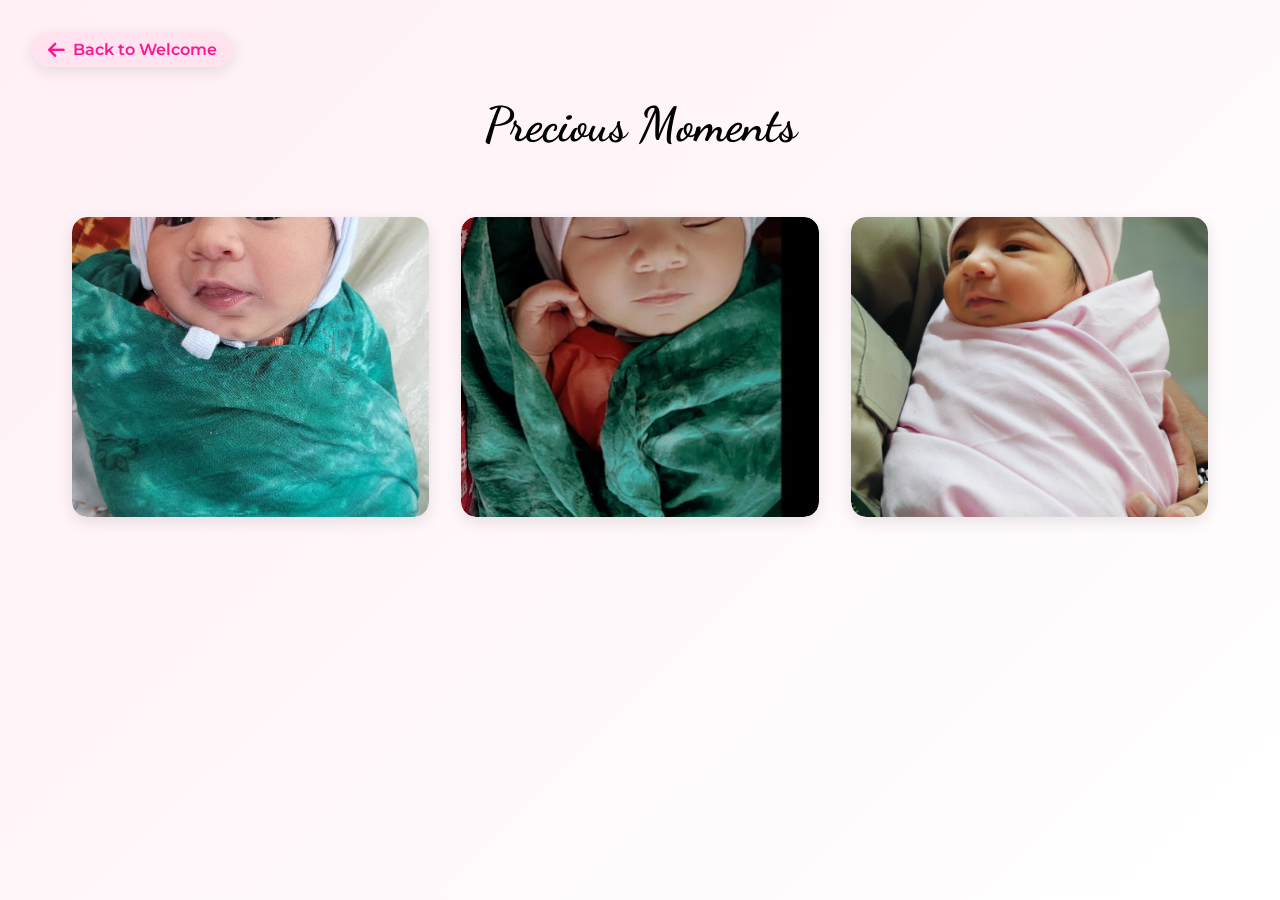
<file: gallery.html>
<!DOCTYPE html>
<html lang="en">
<head>
    <meta charset="UTF-8">
    <meta name="viewport" content="width=device-width, initial-scale=1.0">
    <title>Precious Moments - Little Princess</title>
    <link rel="stylesheet" href="css/styles.css">
    <link href="https://fonts.googleapis.com/css2?family=Dancing+Script:wght@400;700&family=Great+Vibes&family=Montserrat:wght@300;400;600&family=Playfair+Display:wght@400;700&display=swap" rel="stylesheet">
    <link rel="stylesheet" href="https://cdnjs.cloudflare.com/ajax/libs/font-awesome/6.0.0/css/all.min.css">
</head>
<body>
    <div class="container">
        <div class="photo-gallery">
            <div class="back-button">
                <a href="index.html">
                    <i class="fas fa-arrow-left"></i>
                    <span>Back to Welcome</span>
                </a>
            </div>
            <h2 class="section-title">Precious Moments</h2>
            <div class="photo-grid">
                <div class="photo-card">
                    <div class="photo-wrapper">
                        <img src="images/baby1.jpg" alt="Baby's First Photo" onerror="this.src='https://via.placeholder.com/300x300?text=Baby+Photo'">
                    </div>
                    <div class="photo-overlay">
                        <h3 class="photo-label">First Glimpse</h3>
                        <p class="photo-description">Our precious little one's first moments in this world</p>
                    </div>
                </div>
                <div class="photo-card">
                    <div class="photo-wrapper">
                        <img src="images/baby3.jpg" alt="Baby's Second Photo" onerror="this.src='https://via.placeholder.com/300x300?text=Baby+Photo'">
                    </div>
                    <div class="photo-overlay">
                        <h3 class="photo-label">Sweet Dreams</h3>
                        <p class="photo-description">Sleeping peacefully</p>
                    </div>
                </div>
                <div class="photo-card">
                    <div class="photo-wrapper">
                        <img src="images/baby2.jpg" alt="Baby's Third Photo" onerror="this.src='https://via.placeholder.com/300x300?text=Baby+Photo'">
                    </div>
                    <div class="photo-overlay">
                        <h3 class="photo-label">Family Love</h3>
                        <p class="photo-description">Surrounded by love and warmth</p>
                    </div>
                </div>
            </div>
        </div>
    </div>

    <!-- Add celebration particles script -->
    <script src="js/script.js"></script>
</body>
</html>
</file>
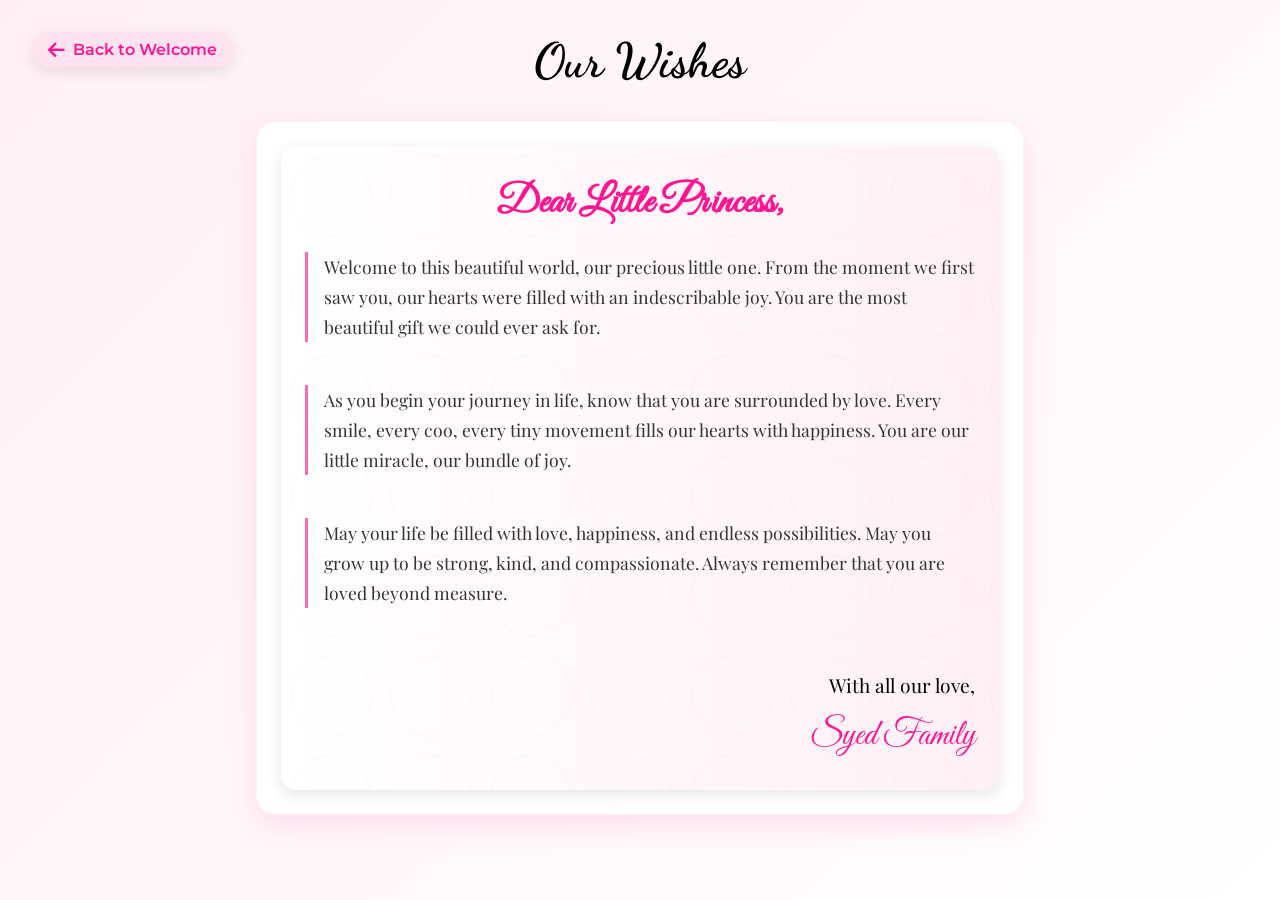
<file: wishes.html>
<!DOCTYPE html>
<html lang="en">
<head>
    <meta charset="UTF-8">
    <meta name="viewport" content="width=device-width, initial-scale=1.0">
    <title>Our Wishes - Little Princess</title>
    <link rel="stylesheet" href="css/styles.css">
    <link href="https://fonts.googleapis.com/css2?family=Dancing+Script:wght@400;700&family=Great+Vibes&family=Montserrat:wght@300;400;600&family=Playfair+Display:wght@400;700&display=swap" rel="stylesheet">
    <link rel="stylesheet" href="https://cdnjs.cloudflare.com/ajax/libs/font-awesome/6.0.0/css/all.min.css">
</head>
<body>
    <div class="container">
        <div class="wishes-section">
            <div class="back-button">
                <a href="index.html">
                    <i class="fas fa-arrow-left"></i>
                    <span>Back to Welcome</span>
                </a>
            </div>
            <div class="wishes-header">
                <h2 class="section-title">Our Wishes</h2>
            </div>
            <div class="letter-container">
                <div class="letter">
                    <div class="letter-content">
                        <h2 class="letter-greeting">Dear Little Princess,</h2>
                        <div class="letter-text-container">
                            <p class="letter-text">Welcome to this beautiful world, our precious little one. From the moment we first saw you, our hearts were filled with an indescribable joy. You are the most beautiful gift we could ever ask for.</p>
                            <p class="letter-text">As you begin your journey in life, know that you are surrounded by love. Every smile, every coo, every tiny movement fills our hearts with happiness. You are our little miracle, our bundle of joy.</p>
                            <p class="letter-text">May your life be filled with love, happiness, and endless possibilities. May you grow up to be strong, kind, and compassionate. Always remember that you are loved beyond measure.</p>
                        </div>
                        <div class="letter-closing-container">
                            <p class="letter-closing">With all our love,</p>
                            <p class="letter-signature">Syed Family</p>
                        </div>
                    </div>
                </div>
            </div>
        </div>
    </div>
    
    <!-- Add celebration particles script -->
    <script src="js/script.js"></script>
</body>
</html>
</file>
<file: css/styles.css>
* {
    margin: 0;
    padding: 0;
    box-sizing: border-box;
}

:root {
    --primary-color: #ff69b4;
    --secondary-color: #ffb6c1;
    --accent-color: #ff1493;
    --text-color: #333;
    --light-pink: #fff0f5;
    --gradient-start: #ff69b4;
    --gradient-end: #ffb6c1;
}

body {
    margin: 0;
    padding: 0;
    font-family: 'Montserrat', sans-serif;
    background: linear-gradient(135deg, var(--light-pink), #fff);
    min-height: 100vh;
    overflow-x: hidden;
    position: relative;
}

/* Stars Background */
.stars, .twinkling {
    position: fixed;
    top: 0;
    left: 0;
    right: 0;
    bottom: 0;
    width: 100%;
    height: 100%;
    display: block;
    z-index: -1;
}

.stars {
    background: #000 url('https://www.transparenttextures.com/patterns/stardust.png') repeat;
    animation: moveStars 200s linear infinite;
}

.twinkling {
    background: transparent url('https://www.transparenttextures.com/patterns/twinkle.png') repeat;
    animation: moveTwinkling 100s linear infinite;
}

/* Sections */
.section {
    min-height: 100vh;
    padding: 4rem 2rem;
    display: flex;
    flex-direction: column;
    align-items: center;
    justify-content: center;
}

.section-title {
    font-family: 'Dancing Script', cursive;
    font-size: 3rem;
    color: var(--secondary-color)#333;
    margin-bottom: 2rem;
    text-align: center;
}

/* Welcome Section */
.welcome-content {
    text-align: center;
    max-width: 800px;
    margin: 0 auto;
}

.welcome-header {
    margin-bottom: 3rem;
    position: relative;
}

.title {
    font-family: 'Playfair Display', serif;
    font-size: 4rem;
    color: #333;
    margin-bottom: 1rem;
    text-shadow: 2px 2px 4px rgba(0, 0, 0, 0.1);
}

.subtitle {
    font-family: 'Dancing Script', cursive;
    font-size: 5rem;
    color: var(--secondary-color);
    margin-bottom: 2rem;
    text-shadow: 2px 2px 4px rgba(0, 0, 0, 0.1);
    /* color: #000; */
}

/* Improved Main Page Layout */
.summary-content {
    display: flex;
    align-items: center;
    justify-content: center;
    gap: 2rem;
    padding: 1.5rem;
    background: rgba(255, 255, 255, 0.7);
    border-radius: 15px;
    box-shadow: 0 5px 15px rgba(255, 105, 180, 0.1);
    margin-bottom: 2rem;
    flex-wrap: wrap;
}

.baby-icon {
    background: linear-gradient(135deg, var(--gradient-start), var(--gradient-end));
    width: 80px;
    height: 80px;
    border-radius: 50%;
    display: flex;
    align-items: center;
    justify-content: center;
    box-shadow: 0 5px 15px rgba(255, 105, 180, 0.3);
    animation: pulse 2s infinite;
}

.baby-icon i {
    font-size: 2.5rem;
    color: white;
}

.birth-details {
    display: flex;
    flex-direction: column;
    gap: 0.8rem;
}

.detail-item {
    display: flex;
    align-items: baseline;
    gap: 0.5rem;
    font-family: 'Montserrat', sans-serif;
}

.detail-label {
    font-weight: 600;
    color: var(--accent-color);
    font-size: 1.1rem;
}

.detail-value {
    font-size: 1.2rem;
    color: var(--text-color);
    font-weight: 500;
}

/* Blessings Section */
.blessings {
    display: flex;
    justify-content: center;
    gap: 2rem;
    margin: 3rem 0;
    flex-wrap: wrap;
}

.blessing-card {
    background: var(--accent-color);
    padding: 2rem;
    border-radius: 15px;
    text-align: center;
    max-width: 300px;
    transition: all 0.3s ease;
    position: relative;
    overflow: hidden;
}

.blessing-card:hover {
    transform: translateY(-5px);
    box-shadow: 0 10px 20px rgba(0, 0, 0, 0.1);
}

.blessing-card i {
    font-size: 2.5rem;
    color: var(--primary-color);
    margin-bottom: 1rem;
}

.blessing-card p {
    font-family: 'Dancing Script', cursive;
    font-size: 1.3rem;
    color: var(--secondary-color);
    line-height: 1.5;
}

/* Gallery Section */
.gallery-section {
    background: rgba(255, 255, 255, 0.9);
}

.photo-grid {
    display: grid;
    grid-template-columns: repeat(auto-fit, minmax(300px, 1fr));
    gap: 2rem;
    padding: 2rem;
    max-width: 1200px;
    margin: 0 auto;
}

.photo-wrapper {
    position: relative;
    width: 100%;
    height: 300px;
    overflow: hidden;
    border-radius: 15px;
    box-shadow: 0 10px 20px rgba(0, 0, 0, 0.1);
}

.photo-wrapper img {
    width: 100%;
    height: 100%;
    object-fit: cover;
    transition: transform 0.5s ease;
}

.photo-card:hover .photo-wrapper img {
    transform: scale(1.1);
}

.photo-card {
    position: relative;
    border-radius: 15px;
    overflow: hidden;
    cursor: pointer;
    transition: transform 0.3s ease, box-shadow 0.3s ease;
    box-shadow: 0 5px 15px rgba(0, 0, 0, 0.1);
}

.photo-card:hover {
    transform: translateY(-10px) scale(1.02);
    box-shadow: 0 12px 25px rgba(255, 105, 180, 0.3);
}

.photo-card img {
    width: 100%;
    height: 100%;
    object-fit: cover;
    display: block;
    transition: transform 0.3s ease;
}

.photo-card:hover img {
    transform: scale(1.1);
}

.photo-overlay {
    position: absolute;
    bottom: 0;
    left: 0;
    right: 0;
    background: linear-gradient(to top, rgba(0, 0, 0, 0.8), transparent);
    padding: 2rem;
    transform: translateY(100%);
    transition: transform 0.5s ease;
}

.photo-card:hover .photo-overlay {
    transform: translateY(0);
}

.photo-label {
    font-family: 'Great Vibes', cursive;
    font-size: 2rem;
    color: white;
    margin-bottom: 0.5rem;
}

.photo-description {
    font-family: 'Montserrat', sans-serif;
    font-size: 1.1rem;
    color: rgba(255, 255, 255, 0.9);
}

/* Wishes Section */
.wishes-container {
    display: grid;
    grid-template-columns: repeat(auto-fit, minmax(300px, 1fr));
    gap: 2rem;
    width: 100%;
    max-width: 1200px;
    margin: 0 auto;
}

.wish-card {
    background: white;
    padding: 2rem;
    border-radius: 15px;
    box-shadow: 0 10px 20px rgba(0, 0, 0, 0.1);
    transition: transform 0.3s ease;
}

.wish-card:hover {
    transform: translateY(-10px);
}

.wish-text {
    font-size: 1.2rem;
    margin-bottom: 1rem;
    font-style: italic;
}

.wish-author {
    text-align: right;
    color: var(--primary-color);
    font-weight: bold;
}

.add-wish {
    margin-top: 2rem;
    width: 100%;
    max-width: 600px;
}

.add-wish textarea,
.add-wish input {
    width: 100%;
    padding: 1rem;
    margin-bottom: 1rem;
    border: 2px solid var(--primary-color);
    border-radius: 10px;
    font-family: inherit;
}

.submit-btn {
    background: var(--primary-color);
    color: white;
    border: none;
    padding: 1rem 2rem;
    border-radius: 25px;
    cursor: pointer;
    transition: all 0.3s ease;
}

.submit-btn:hover {
    background: var(--secondary-color);
    transform: scale(1.05);
}

/* Animations */
@keyframes moveStars {
    from { background-position: 0 0; }
    to { background-position: -10000px 5000px; }
}

@keyframes moveTwinkling {
    from { background-position: 0 0; }
    to { background-position: -10000px 5000px; }
}

@keyframes fadeInDown {
    to {
        opacity: 1;
        transform: translateY(0);
    }
}

@keyframes scaleIn {
    to {
        opacity: 1;
        transform: scale(1);
    }
}

/* Floating Hearts */
.floating-hearts {
    position: fixed;
    top: 0;
    left: 0;
    width: 100%;
    height: 100%;
    pointer-events: none;
    z-index: -1;
}

.heart {
    position: absolute;
    width: 20px;
    height: 20px;
    background: var(--primary-color);
    transform: rotate(45deg);
    animation: floatHeart 15s linear infinite;
}

.heart:before,
.heart:after {
    content: '';
    width: 20px;
    height: 20px;
    background: var(--primary-color);
    border-radius: 50%;
    position: absolute;
}

.heart:before {
    left: -10px;
}

.heart:after {
    top: -10px;
}

@keyframes floatHeart {
    0% {
        transform: rotate(45deg) translateY(100vh) scale(0);
        opacity: 0;
    }
    20% {
        opacity: 1;
    }
    100% {
        transform: rotate(45deg) translateY(-100px) scale(1);
        opacity: 0;
    }
}

/* Navigation Cards */
.navigation-section {
    padding: 2rem;
}

.navigation-cards {
    display: flex;
    justify-content: center;
    gap: 2rem;
    margin-top: 2rem;
}

.nav-card {
    background: white;
    padding: 2rem;
    border-radius: 15px;
    box-shadow: 0 10px 20px rgba(0, 0, 0, 0.1);
    text-align: center;
    cursor: pointer;
    transition: all 0.3s ease;
    width: 200px;
}

.nav-card:hover {
    transform: translateY(-10px);
    background: var(--accent-color);
}

.nav-card i {
    font-size: 2.5rem;
    color: var(--primary-color);
    margin-bottom: 1rem;
}

.nav-card h3 {
    font-family: 'Dancing Script', cursive;
    color: var(--secondary-color);
    font-size: 1.5rem;
}

/* Back Button */
.back-button {
    position: fixed;
    top: 2rem;
    left: 2rem;
    z-index: 100;
}

.back-button a {
    display: flex;
    align-items: center;
    gap: 0.5rem;
    padding: 1rem 2rem;
    background: var(--primary-color);
    color: white;
    border-radius: 50px;
    text-decoration: none;
    font-family: 'Montserrat', sans-serif;
    font-weight: 600;
    transition: all 0.3s ease;
    box-shadow: 0 4px 15px rgba(0, 0, 0, 0.1);
}

.back-button a:hover {
    transform: translateX(-5px);
    background: var(--secondary-color);
}

.back-button i {
    font-size: 1.2rem;
}

/* Section Visibility */
.hidden {
    display: none;
}

/* Adjust Wishes Container */
.wishes-container {
    max-width: 600px;
    margin: 0 auto;
}

/* Main Card */
.main-card {
    background: rgba(255, 255, 255, 0.95);
    border-radius: 20px;
    box-shadow: 0 10px 30px rgba(255, 105, 180, 0.2);
    padding: 2rem;
    margin: 2rem auto;
    max-width: 800px;
    position: relative;
    z-index: 2;
    backdrop-filter: blur(10px);
    border: 1px solid rgba(255, 105, 180, 0.1);
    animation: fadeIn 1s ease-out;
}

@keyframes fadeIn {
    from {
        opacity: 0;
        transform: translateY(20px);
    }
    to {
        opacity: 1;
        transform: translateY(0);
    }
}

.card-header {
    background: linear-gradient(135deg, var(--gradient-start), var(--gradient-end));
    padding: 2rem;
    border-radius: 15px;
    text-align: center;
    margin-bottom: 2rem;
    position: relative;
    overflow: hidden;
}

.card-header::before {
    display: none;
}

.card-header .title {
    font-family: 'Great Vibes', cursive;
    font-size: 3.5rem;
    margin-bottom: 0.5rem;
    text-shadow: 2px 2px 4px rgba(0, 0, 0, 0.2);
}

.card-header .subtitle {
    font-family: 'Dancing Script', cursive;
    font-size: 2.5rem;
    opacity: 0.9;
}

.card-content {
    padding: 2rem;
}

/* Summary Section */
.summary-section {
    display: flex;
    align-items: center;
    gap: 2rem;
    padding: 2rem;
    background: var(--accent-color);
    border-radius: 20px;
    margin-bottom: 2rem;
}

.summary-icon {
    background: white;
    width: 80px;
    height: 80px;
    border-radius: 50%;
    display: flex;
    align-items: center;
    justify-content: center;
    box-shadow: 0 5px 15px rgba(0, 0, 0, 0.1);
}

.summary-icon i {
    font-size: 2.5rem;
    color: var(--primary-color);
}

.summary-details h3 {
    font-family: 'Great Vibes', cursive;
    font-size: 2rem;
    color: var(--primary-color);
    margin-bottom: 0.5rem;
}

.summary-details p {
    font-family: 'Montserrat', sans-serif;
    font-size: 1.2rem;
    color: var(--text-color);
    margin: 0.3rem 0;
}

/* Navigation Buttons */
.navigation-buttons {
    display: flex;
    justify-content: center;
    gap: 2rem;
    margin-top: 2rem;
}

.nav-button {
    background: linear-gradient(135deg, var(--gradient-start), var(--gradient-end));
    color: white;
    padding: 1rem 2rem;
    border-radius: 50px;
    text-decoration: none;
    font-weight: 600;
    transition: all 0.3s ease;
    display: flex;
    align-items: center;
    gap: 0.5rem;
    box-shadow: 0 4px 15px rgba(255, 105, 180, 0.3);
    animation: bounce 2s infinite;
}

@keyframes bounce {
    0%, 100% {
        transform: translateY(0);
    }
    50% {
        transform: translateY(-5px);
    }
}

.nav-button:hover {
    transform: translateY(-3px);
    box-shadow: 0 6px 20px rgba(255, 105, 180, 0.4);
}

/* Page-specific styles */
.welcome-section {
    min-height: 100vh;
    display: flex;
    flex-direction: column;
    justify-content: center;
    align-items: center;
    padding: 2rem;
}

.photo-gallery {
    min-height: 100vh;
    padding: 6rem 2rem 2rem;
}

.wishes-section {
    padding: 2rem;
    max-width: 800px;
    margin: 0 auto;
    position: relative;
    z-index: 2;
}

.letter-container {
    background: rgba(255, 255, 255, 0.95);
    border-radius: 20px;
    padding: 2rem;
    box-shadow: 0 10px 30px rgba(255, 105, 180, 0.2);
    backdrop-filter: blur(10px);
    border: 1px solid rgba(255, 105, 180, 0.1);
    animation: slideIn 1s ease-out;
}

@keyframes slideIn {
    from {
        opacity: 0;
        transform: translateX(-20px);
    }
    to {
        opacity: 1;
        transform: translateX(0);
    }
}

.letter {
    background: linear-gradient(to right, #fff, var(--light-pink));
    padding: 2rem;
    border-radius: 15px;
    box-shadow: 0 5px 15px rgba(0, 0, 0, 0.1);
    position: relative;
    overflow: hidden;
}

.letter::before {
    content: '';
    position: absolute;
    top: 0;
    left: 0;
    width: 100%;
    height: 100%;
    background: url('data:image/svg+xml,<svg xmlns="http://www.w3.org/2000/svg" width="100" height="100" viewBox="0 0 100 100"><circle cx="50" cy="50" r="40" fill="none" stroke="%23ff69b4" stroke-width="1" stroke-dasharray="5,5"/></svg>');
    opacity: 0.1;
    animation: rotate 20s linear infinite;
}

.letter-greeting {
    font-family: 'Great Vibes', cursive;
    color: var(--accent-color);
    font-size: 2.5rem;
    margin-bottom: 2rem;
    text-align: center;
    animation: fadeIn 1s ease-out;
}

.letter-text {
    font-family: 'Playfair Display', serif;
    font-size: 1.2rem;
    line-height: 1.8;
    color: var(--text-color);
    margin-bottom: 1.5rem;
    position: relative;
    padding-left: 1rem;
    border-left: 3px solid var(--primary-color);
    animation: fadeIn 1s ease-out 0.3s backwards;
}

.letter-closing-container {
    text-align: right;
    margin-top: 2rem;
    animation: fadeIn 1s ease-out 0.6s backwards;
}

.letter-signature {
    font-family: 'Dancing Script', cursive;
    font-size: 2rem;
    color: var(--accent-color);
    margin-top: 1rem;
}

/* Improved Wishes Page Layout */
.wishes-header {
    text-align: center;
    margin-bottom: 1.5rem;
}

.wishes-section {
    padding: 2rem 1rem;
}

.letter-container {
    margin: 0 auto;
    padding: 1.5rem;
}

.letter {
    padding: 2rem 1.5rem;
}

.letter-greeting {
    margin-bottom: 1.5rem;
}

.letter-text-container {
    display: flex;
    flex-direction: column;
    gap: 1.2rem;
}

.letter-text {
    padding-left: 1rem;
    font-size: 1.1rem;
    line-height: 1.7;
}

.letter-closing-container {
    margin-top: 2.5rem;
    text-align: right;
}

.letter-closing {
    font-family: 'Playfair Display', serif;
    font-size: 1.2rem;
    margin-bottom: 0.5rem;
}

.letter-signature {
    font-family: 'Great Vibes', cursive;
    font-size: 2.2rem;
    color: var(--accent-color);
}

/* Navigation Buttons Enhancement */
.nav-buttons {
    display: flex;
    justify-content: center;
    gap: 1rem;
    margin-top: 2rem;
}

.nav-button {
    background: linear-gradient(135deg, var(--gradient-start), var(--gradient-end));
    color: white;
    padding: 1rem 2rem;
    border-radius: 50px;
    text-decoration: none;
    font-weight: 600;
    transition: all 0.3s ease;
    display: flex;
    align-items: center;
    gap: 0.5rem;
    box-shadow: 0 4px 15px rgba(255, 105, 180, 0.3);
    animation: bounce 2s infinite;
}

@keyframes bounce {
    0%, 100% {
        transform: translateY(0);
    }
    50% {
        transform: translateY(-5px);
    }
}

.nav-button:hover {
    transform: translateY(-3px);
    box-shadow: 0 6px 20px rgba(255, 105, 180, 0.4);
}

/* Back Button Enhancement */
.back-button {
    margin-bottom: 2rem;
}

.back-button a {
    display: inline-flex;
    align-items: center;
    gap: 0.5rem;
    color: var(--accent-color);
    text-decoration: none;
    font-weight: 600;
    transition: all 0.3s ease;
    padding: 0.5rem 1rem;
    border-radius: 50px;
    background: rgba(255, 105, 180, 0.1);
}

.back-button a:hover {
    background: rgba(255, 105, 180, 0.2);
    transform: translateX(-5px);
}

/* Responsive Design */
@media (max-width: 768px) {
    /* General mobile improvements */
    body {
        background: linear-gradient(145deg, var(--light-pink), #fff);
    }
    
    .container {
        padding: 0;
    }
    
    /* Make cards fit better on mobile */
    .main-card, .wishes-section, .letter-container {
        margin: 1rem;
        padding: 1rem;
        border-radius: 15px;
        box-shadow: 0 5px 20px rgba(255, 105, 180, 0.3);
    }
    
    /* Header improvements for mobile */
    .card-header {
        padding: 1.5rem 1rem;
        border-radius: 10px;
        margin-bottom: 1.5rem;
    }
    
    .card-header .title {
        font-size: 2.2rem;
        line-height: 1.2;
    }
    
    .card-header .subtitle {
        font-size: 1.8rem;
    }
    
    /* Photo gallery mobile improvements */
    .photo-gallery {
        padding: 0 0 2rem;
    }
    
    .photo-grid {
        grid-template-columns: 1fr;
        gap: 1.5rem;
        padding: 1rem;
    }
    
    .photo-card {
        margin-bottom: 0;
        transform: none !important;
        box-shadow: 0 8px 25px rgba(255, 105, 180, 0.2);
    }
    
    .photo-wrapper {
        height: auto;
        max-height: 350px;
    }
    
    .photo-overlay {
        position: relative;
        transform: translateY(0);
        background: white;
        color: var(--text-color);
        padding: 1rem;
        border-radius: 0 0 15px 15px;
        border-top: 3px solid var(--primary-color);
    }
    
    .photo-label {
        color: var(--accent-color);
        font-size: 1.8rem;
        text-align: center;
        margin-bottom: 0.5rem;
    }
    
    .photo-description {
        color: var(--text-color);
        text-align: center;
        font-size: 1rem;
    }
    
    .section-title {
        font-size: 2.5rem;
        margin: 1rem 0 1.5rem;
        text-align: center;
        color: var(--accent-color);
    }
    
    .back-button {
        position: relative;
        top: 0;
        left: 0;
        margin: 1rem;
    }
}

/* Celebration Particles */
.particles {
    position: fixed;
    top: 0;
    left: 0;
    width: 100%;
    height: 100%;
    pointer-events: none;
    z-index: 1;
    overflow: hidden;
}

.particle {
    position: absolute;
    width: 8px;
    height: 8px;
    background: var(--primary-color);
    border-radius: 50%;
    opacity: 0.6;
    animation: fall 8s linear infinite;
    transform: translateY(-100vh);
}

@keyframes fall {
    0% {
        transform: translateY(-100vh) translateX(0);
        opacity: 0;
    }
    10% {
        opacity: 0.8;
    }
    90% {
        opacity: 0.8;
    }
    100% {
        transform: translateY(100vh) translateX(100px);
        opacity: 0;
    }
}

/* Ensure content stays above particles */
.main-card, .wishes-section, .gallery-section {
    position: relative;
    z-index: 2;
}

/* Fullscreen Modal for Gallery */
.modal {
    display: none;
    position: fixed;
    top: 0;
    left: 0;
    width: 100%;
    height: 100%;
    background-color: rgba(0, 0, 0, 0.9);
    z-index: 1000;
    justify-content: center;
    align-items: center;
    opacity: 0;
    transition: opacity 0.3s ease;
}

.modal.show {
    display: flex;
    opacity: 1;
}

.modal-content {
    position: relative;
    max-width: 90%;
    max-height: 90vh;
    margin: auto;
    display: flex;
    flex-direction: column;
    transition: transform 0.3s ease;
    transform: scale(0.95);
    animation: scaleIn 0.3s forwards;
}

@keyframes scaleIn {
    to {
        transform: scale(1);
    }
}

.modal-content img {
    max-width: 100%;
    max-height: 70vh;
    object-fit: contain;
    border-radius: 10px;
    box-shadow: 0 5px 20px rgba(0, 0, 0, 0.3);
}

.modal-caption {
    background: linear-gradient(135deg, var(--gradient-start), var(--gradient-end));
    color: white;
    padding: 15px 20px;
    border-radius: 0 0 10px 10px;
    margin-top: -5px;
    text-align: center;
}

.modal-caption h3 {
    font-family: 'Great Vibes', cursive;
    font-size: 2.5rem;
    margin-bottom: 10px;
}

.modal-caption p {
    font-family: 'Montserrat', sans-serif;
    font-size: 1.1rem;
    line-height: 1.5;
}

.close {
    position: absolute;
    top: -40px;
    right: 0;
    color: white;
    font-size: 35px;
    font-weight: bold;
    cursor: pointer;
    z-index: 1001;
    transition: transform 0.3s ease;
}

.close:hover {
    transform: rotate(90deg);
}

/* Mobile-specific Adjustments */
@media (max-width: 768px) {
    .modal-content {
        max-width: 95%;
    }
    
    .modal-content img {
        max-height: 60vh;
    }
    
    .modal-caption {
        padding: 10px;
    }
    
    .modal-caption h3 {
        font-size: 1.8rem;
    }
    
    .modal-caption p {
        font-size: 0.9rem;
    }
    
    .close {
        top: -30px;
        right: 0;
        font-size: 30px;
    }
}

/* Enhanced Animations and Effects */
.photo-wrapper::after {
    content: '';
    position: absolute;
    top: 0;
    left: 0;
    width: 100%;
    height: 100%;
    background: radial-gradient(circle at center, transparent 60%, rgba(255, 105, 180, 0.2));
    opacity: 0;
    transition: opacity 0.3s ease;
    pointer-events: none;
}

.photo-card:hover .photo-wrapper::after {
    opacity: 1;
}

/* Enhanced Full Screen Modal */
.modal.show {
    animation: fadeInBlur 0.3s forwards;
}

@keyframes fadeInBlur {
    from {
        opacity: 0;
        backdrop-filter: blur(0);
    }
    to {
        opacity: 1;
        backdrop-filter: blur(5px);
    }
}

.modal-content {
    transform: scale(0.9) translateY(20px);
    transition: transform 0.3s cubic-bezier(0.18, 0.89, 0.32, 1.28);
}

.modal.show .modal-content {
    transform: scale(1) translateY(0);
}

.modal-content img {
    border-radius: 10px 10px 0 0;
    transition: transform 0.5s ease;
}

.modal-caption {
    background: linear-gradient(135deg, var(--gradient-start), var(--gradient-end));
    padding: 15px 20px;
    border-radius: 0 0 10px 10px;
    position: relative;
    z-index: 1;
}

.modal-caption::before {
    content: '';
    position: absolute;
    top: 0;
    left: 0;
    width: 100%;
    height: 100%;
    background: url('data:image/svg+xml,<svg xmlns="http://www.w3.org/2000/svg" width="20" height="20" viewBox="0 0 20 20"><circle cx="10" cy="10" r="8" fill="none" stroke="white" stroke-width="0.5" stroke-opacity="0.2"/></svg>');
    opacity: 0.2;
    z-index: -1;
}

/* Touch-specific styles for mobile */
@media (hover: none) {
    .photo-overlay {
        transform: translateY(0);
        height: auto;
        max-height: 40%;
        bottom: 0;
    }
    
    .photo-card:active {
        transform: scale(0.98);
    }
}

/* Mobile Notice */
.mobile-notice {
    background: rgba(255, 105, 180, 0.1);
    border-radius: 10px;
    padding: 0.8rem 1rem;
    margin: 0 1rem 1.5rem;
    text-align: center;
    display: none;
}

.mobile-notice p {
    color: var(--accent-color);
    font-size: 0.9rem;
    margin: 0;
    display: flex;
    align-items: center;
    justify-content: center;
    gap: 0.5rem;
}

.mobile-notice i {
    font-size: 1.1rem;
}

/* Expand Icon for Photos */
.photo-icon {
    position: absolute;
    top: 10px;
    right: 10px;
    background: rgba(255, 255, 255, 0.7);
    width: 35px;
    height: 35px;
    border-radius: 50%;
    display: flex;
    align-items: center;
    justify-content: center;
    opacity: 0;
    transform: scale(0.8);
    transition: all 0.3s ease;
    z-index: 5;
}

.photo-icon i {
    color: var(--accent-color);
    font-size: 1rem;
}

.photo-card:hover .photo-icon {
    opacity: 1;
    transform: scale(1);
}

/* Heartbeat animation for modal images */
@keyframes heartbeat {
    0% {
        transform: scale(1);
    }
    5% {
        transform: scale(1.05);
    }
    10% {
        transform: scale(1);
    }
    15% {
        transform: scale(1.05);
    }
    20% {
        transform: scale(1);
    }
    100% {
        transform: scale(1);
    }
}

.modal-content img:hover {
    animation: heartbeat 2s ease-in-out;
}

/* Mobile-specific styles */
@media (max-width: 768px) {
    .mobile-notice {
        display: block;
    }
    
    .photo-icon {
        opacity: 0.8;
        transform: scale(1);
    }
    
    /* Better transitions on mobile */
    .photo-card {
        transition: transform 0.2s ease;
    }
    
    .photo-card:active {
        transform: scale(0.97);
    }
    
    .modal-content {
        margin: 0 0.5rem;
        max-width: calc(100% - 1rem);
        transition: transform 0.25s cubic-bezier(0.18, 0.89, 0.32, 1.28);
    }
}

/* Loading Indicator */
.loading-indicator {
    position: absolute;
    top: 50%;
    left: 50%;
    transform: translate(-50%, -50%);
    color: var(--accent-color);
    font-size: 2rem;
    z-index: 5;
    background: rgba(255, 255, 255, 0.7);
    width: 50px;
    height: 50px;
    border-radius: 50%;
    display: flex;
    align-items: center;
    justify-content: center;
    box-shadow: 0 0 10px rgba(0, 0, 0, 0.1);
    animation: pulse 1.5s infinite;
}

@keyframes pulse {
    0% {
        transform: translate(-50%, -50%) scale(1);
        opacity: 1;
    }
    50% {
        transform: translate(-50%, -50%) scale(1.1);
        opacity: 0.8;
    }
    100% {
        transform: translate(-50%, -50%) scale(1);
        opacity: 1;
    }
}

.photo-wrapper img {
    transition: opacity 0.3s ease;
}

.modal-content img {
    transition: opacity 0.3s ease, transform 0.5s ease;
}

/* Better Mobile Styling */
@media (max-width: 768px) {
    /* Improved main page for mobile */
    .main-card {
        margin: 1rem;
        padding: 1.2rem;
        border-radius: 15px;
    }
    
    .card-header {
        padding: 1.5rem 1rem;
        margin-bottom: 1.5rem;
    }
    
    .card-header .title {
        font-size: 2.2rem;
        margin-bottom: 0.5rem;
    }
    
    .card-header .subtitle {
        font-size: 1.5rem;
    }
    
    .summary-content {
        flex-direction: column;
        padding: 1.2rem;
        gap: 1.5rem;
        text-align: center;
    }
    
    .baby-icon {
        margin: 0 auto;
    }
    
    .birth-details {
        width: 100%;
    }
    
    .detail-item {
        justify-content: space-between;
        border-bottom: 1px dashed rgba(255, 105, 180, 0.2);
        padding-bottom: 0.8rem;
    }
    
    .detail-item:last-child {
        border-bottom: none;
    }
    
    .nav-buttons {
        flex-direction: column;
        gap: 1rem;
    }
    
    .nav-button {
        width: 100%;
        justify-content: center;
        padding: 0.9rem 1rem;
    }
    
    /* Improved wishes page for mobile */
    .wishes-section {
        padding: 1rem;
    }
    
    .letter-container {
        padding: 1rem;
    }
    
    .letter {
        padding: 1.5rem 1rem;
    }
    
    .letter-greeting {
        font-size: 2rem;
        margin-bottom: 1.5rem;
    }
    
    .letter-text {
        font-size: 1rem;
        padding-left: 0.8rem;
    }
    
    .letter-text-container {
        gap: 1rem;
    }
    
    .letter-closing-container {
        margin-top: 2rem;
    }
    
    .letter-closing {
        font-size: 1.1rem;
    }
    
    .letter-signature {
        font-size: 1.8rem;
    }
    
    .back-button {
        margin: 1rem 0;
    }
    
    .section-title {
        font-size: 2.2rem;
        margin-bottom: 1rem;
    }
}

/* Enhanced Main Page Styles */
.sparkles {
    position: fixed;
    top: 0;
    left: 0;
    width: 100%;
    height: 100%;
    pointer-events: none;
    z-index: 0;
    background: url('data:image/svg+xml,<svg xmlns="http://www.w3.org/2000/svg" width="100" height="100" viewBox="0 0 100 100"><path d="M50 40 L52 50 L62 52 L52 54 L50 64 L48 54 L38 52 L48 50 Z" fill="%23ffb6c1" stroke="none" opacity="0.6" /></svg>') repeat;
    animation: floatBg 60s linear infinite;
}

@keyframes floatBg {
    from { background-position: 0 0; }
    to { background-position: 1000px 1000px; }
}

.floating-hearts {
    position: fixed;
    top: 0;
    left: 0;
    width: 100%;
    height: 100%;
    pointer-events: none;
    z-index: 0;
    opacity: 0.7;
}

.main-card {
    background: rgba(255, 255, 255, 0.92);
    border-radius: 20px;
    box-shadow: 0 20px 50px rgba(255, 105, 180, 0.3);
    padding: 2rem;
    margin: 2rem auto;
    max-width: 800px;
    position: relative;
    z-index: 2;
    backdrop-filter: blur(10px);
    border: 1px solid rgba(255, 255, 255, 0.5);
    transform: translateY(30px);
    opacity: 0;
    animation: fadeInUp 1.2s forwards 0.3s cubic-bezier(0.19, 1, 0.22, 1);
    overflow: visible;
}

@keyframes fadeInUp {
    from {
        opacity: 0;
        transform: translateY(30px);
    }
    to {
        opacity: 1;
        transform: translateY(0);
    }
}

/* Ribbon */
.ribbon-container {
    position: absolute;
    top: -15px;
    right: -15px;
    overflow: visible;
    z-index: 100;
}

.ribbon {
    background: linear-gradient(135deg, #ff69b4, #ff1493);
    color: white;
    font-family: 'Great Vibes', cursive;
    font-size: 1.2rem;
    padding: 0.6rem 1.5rem;
    position: relative;
    box-shadow: 0 5px 10px rgba(0, 0, 0, 0.2);
    text-shadow: 1px 1px 1px rgba(0, 0, 0, 0.2);
    z-index: 100;
    transform: rotate(45deg);
    animation: pulse 3s infinite;
}

.card-header {
    background: linear-gradient(135deg, #ffdde1, #ee9ca7);
    padding: 2rem;
    border-radius: 15px;
    text-align: center;
    margin-bottom: 2rem;
    position: relative;
    overflow: hidden;
    box-shadow: 0 5px 20px rgba(255, 105, 180, 0.3);
}

.card-header::before {
    content: '';
    position: absolute;
    top: 0;
    left: 0;
    width: 100%;
    height: 100%;
    background: url('data:image/svg+xml,<svg xmlns="http://www.w3.org/2000/svg" width="40" height="40" viewBox="0 0 40 40"><circle cx="20" cy="20" r="1" fill="%23ffffff" opacity="0.3"/></svg>') repeat;
    animation: slideBackground 40s linear infinite;
    pointer-events: none;
}

@keyframes slideBackground {
    from { background-position: 0 0; }
    to { background-position: 1000px 1000px; }
}

.header-decorations {
    display: flex;
    justify-content: center;
    gap: 1.5rem;
    margin: 0.8rem 0;
}

.header-decorations h1{
    color: #333;
}

.decoration-item {
    font-size: 1.5rem;
    color:  #0072ff;
    animation: twinkle 3s infinite;
    opacity: 0.8;
}

.decoration-item:nth-child(2) {
    animation-delay: 0.5s;
    color: red;
}

.decoration-item:nth-child(3) {
    animation-delay: 1s;
}

@keyframes twinkle {
    0%, 100% {
        opacity: 0.8;
        transform: scale(1);
    }
    50% {
        opacity: 1;
        transform: scale(1.2);
    }
}

.card-header .title {
    font-family: 'Great Vibes', cursive;
    font-size: 3.8rem;
    color: #ff1493;
    margin-bottom: 0.8rem;
    text-shadow: 2px 2px 8px rgba(0, 0, 0, 0.2);
    animation: glow 3s infinite;
}

@keyframes glow {
    0%, 100% {
        text-shadow: 0 0 5px rgba(255, 255, 255, 0.8), 0 0 10px rgba(255, 255, 255, 0.5);
    }
    50% {
        text-shadow: 0 0 15px rgba(255, 255, 255, 0.8), 0 0 25px rgba(255, 255, 255, 0.5);
    }
}

.card-header .subtitle {
    font-family: 'Dancing Script', cursive;
    font-size: 2.5rem;
    color: black;
    opacity: 0.9;
    text-shadow: 1px 1px 4px rgba(0, 0, 0, 0.2);
}

/* Baby Portrait */
.baby-portrait {
    margin: 2rem auto;
    text-align: center;
    max-width: 300px;
}

.portrait-frame {
    position: relative;
    width: 100%;
    height: 300px;
    border-radius: 50%;
    overflow: hidden;
    box-shadow: 0 15px 35px rgba(255, 105, 180, 0.4);
    border: 8px solid white;
    animation: float 6s infinite ease-in-out;
}

@keyframes float {
    0%, 100% {
        transform: translateY(0);
    }
    50% {
        transform: translateY(-10px);
    }
}

.portrait-frame img {
    width: 100%;
    height: 100%;
    object-fit: cover;
    transition: transform 0.5s ease;
}

.portrait-frame:hover img {
    transform: scale(1.05);
}

.portrait-frame::after {
    content: '';
    position: absolute;
    top: 0;
    left: 0;
    width: 100%;
    height: 100%;
    background: radial-gradient(circle at 30% 30%, transparent 0%, rgba(255, 255, 255, 0.2) 10%, transparent 60%);
    pointer-events: none;
}

/* Birth Details */
.summary-content {
    display: flex;
    align-items: center;
    justify-content: center;
    gap: 2rem;
    padding: 2rem;
    background: rgba(255, 255, 255, 0.7);
    border-radius: 15px;
    box-shadow: 0 8px 25px rgba(255, 105, 180, 0.15);
    margin: 0 auto 2rem;
    max-width: 90%;
    position: relative;
    backdrop-filter: blur(5px);
    border: 1px solid rgba(255, 255, 255, 0.6);
    transform: translateY(20px);
    opacity: 0;
    animation: fadeIn 0.8s forwards 0.6s;
}

.baby-icon {
    background: linear-gradient(135deg, var(--gradient-start), var(--gradient-end));
    width: 90px;
    height: 90px;
    border-radius: 50%;
    display: flex;
    align-items: center;
    justify-content: center;
    box-shadow: 0 10px 20px rgba(255, 105, 180, 0.3);
    animation: pulse 3s infinite;
    position: relative;
}

.baby-icon::after {
    content: '';
    position: absolute;
    top: -10px;
    left: -10px;
    right: -10px;
    bottom: -10px;
    border-radius: 50%;
    border: 2px dashed rgba(255, 255, 255, 0.5);
    animation: rotate 20s linear infinite;
}

@keyframes rotate {
    from { transform: rotate(0deg); }
    to { transform: rotate(360deg); }
}

.baby-icon i {
    font-size: 3rem;
    color: white;
    text-shadow: 1px 1px 2px rgba(0, 0, 0, 0.2);
}

.birth-details {
    display: flex;
    flex-direction: column;
    gap: 1rem;
}

.detail-item {
    display: flex;
    align-items: baseline;
    gap: 0.5rem;
    font-family: 'Montserrat', sans-serif;
    transition: all 0.3s ease;
    transform: translateX(20px);
    opacity: 0;
    animation: slideIn 0.5s forwards;
}

.detail-item:nth-child(1) { animation-delay: 0.8s; }
.detail-item:nth-child(2) { animation-delay: 1s; }
.detail-item:nth-child(3) { animation-delay: 1.2s; }

@keyframes slideIn {
    to {
        transform: translateX(0);
        opacity: 1;
    }
}

.detail-label {
    font-weight: 600;
    color: var(--accent-color);
    font-size: 1.2rem;
}

.detail-value {
    font-size: 1.3rem;
    color: var(--text-color);
    font-weight: 500;
}

/* Quote */
.celebration-quote {
    margin: 2rem auto;
    text-align: center;
    max-width: 600px;
    opacity: 0;
    transform: scale(0.9);
    animation: scaleIn 0.8s forwards 1.4s;
}

.celebration-quote blockquote {
    font-family: 'Playfair Display', serif;
    font-size: 1.6rem;
    color: var(--accent-color);
    font-style: italic;
    position: relative;
    padding: 0 2rem;
}

.celebration-quote blockquote::before,
.celebration-quote blockquote::after {
    content: '"';
    font-family: 'Georgia', serif;
    font-size: 3rem;
    color: rgba(255, 105, 180, 0.3);
    position: absolute;
    line-height: 0;
}

.celebration-quote blockquote::before {
    left: 0;
    top: 1rem;
}

.celebration-quote blockquote::after {
    right: 0;
    bottom: 0;
    transform: rotate(180deg);
}

/* Navigation Buttons */
.nav-buttons {
    display: flex;
    justify-content: center;
    gap: 2rem;
    margin-top: 3rem;
    opacity: 0;
    transform: translateY(20px);
    animation: fadeInUp 0.8s forwards 1.6s;
}

.nav-button {
    position: relative;
    padding: 1rem 2.5rem;
    border-radius: 50px;
    text-decoration: none;
    font-weight: 600;
    transition: all 0.3s ease;
    display: flex;
    align-items: center;
    gap: 0.8rem;
    overflow: hidden;
    z-index: 1;
}

.gallery-btn {
    background: linear-gradient(135deg, #00c6ff, #0072ff);
    color: white;
    box-shadow: 0 10px 20px rgba(0, 114, 255, 0.3);
}

.wishes-btn {
    background: linear-gradient(135deg, #ff6a88, #ff99ac);
    color: white;
    box-shadow: 0 10px 20px rgba(255, 106, 136, 0.3);
}

.nav-button::before {
    content: '';
    position: absolute;
    top: 0;
    left: 0;
    width: 100%;
    height: 100%;
    background: linear-gradient(135deg, rgba(255, 255, 255, 0.1), rgba(255, 255, 255, 0));
    transform: translateX(-100%);
    transition: transform 0.6s ease;
    z-index: -1;
}

.nav-button:hover::before {
    transform: translateX(0);
}

.nav-button:hover {
    transform: translateY(-5px);
}

.nav-button i {
    font-size: 1.3rem;
}

/* Media Queries for Main Page */
@media (max-width: 768px) {
    .main-card {
        margin: 1.5rem;
        padding: 1.5rem;
    }
    
    .ribbon {
        font-size: 1rem;
        padding: 0.5rem 1.2rem;
    }
    
    .card-header {
        padding: 1.5rem 1rem;
    }
    
    .card-header .title {
        font-size: 2.8rem;
    }
    
    .card-header .subtitle {
        font-size: 1.8rem;
    }
    
    .header-decorations {
        gap: 1rem;
    }
    
    .decoration-item {
        font-size: 1.2rem;
    }
    
    .portrait-frame {
        height: 250px;
        border-width: 6px;
    }
    
    .summary-content {
        flex-direction: column;
        padding: 1.5rem;
        gap: 1.5rem;
    }
    
    .baby-icon {
        width: 80px;
        height: 80px;
    }
    
    .baby-icon i {
        font-size: 2.5rem;
    }
    
    .detail-item {
        justify-content: space-between;
        border-bottom: 1px dashed rgba(255, 105, 180, 0.2);
        padding-bottom: 0.8rem;
    }
    
    .detail-item:last-child {
        border-bottom: none;
    }
    
    .celebration-quote blockquote {
        font-size: 1.3rem;
        padding: 0 1.5rem;
    }
    
    .nav-buttons {
        flex-direction: column;
        gap: 1rem;
    }
    
    .nav-button {
        width: 100%;
        justify-content: center;
        padding: 1rem 2rem;
    }
} 

.baby-portrait img {
    width: 100%;
    height: 100%;
    object-fit:cover;
    border-radius: 50%;
    box-shadow: 0 10px 20px rgba(255, 105, 180, 0.3);
    /* border: 8px solid white; */
    top: 10px;
}
</file>
